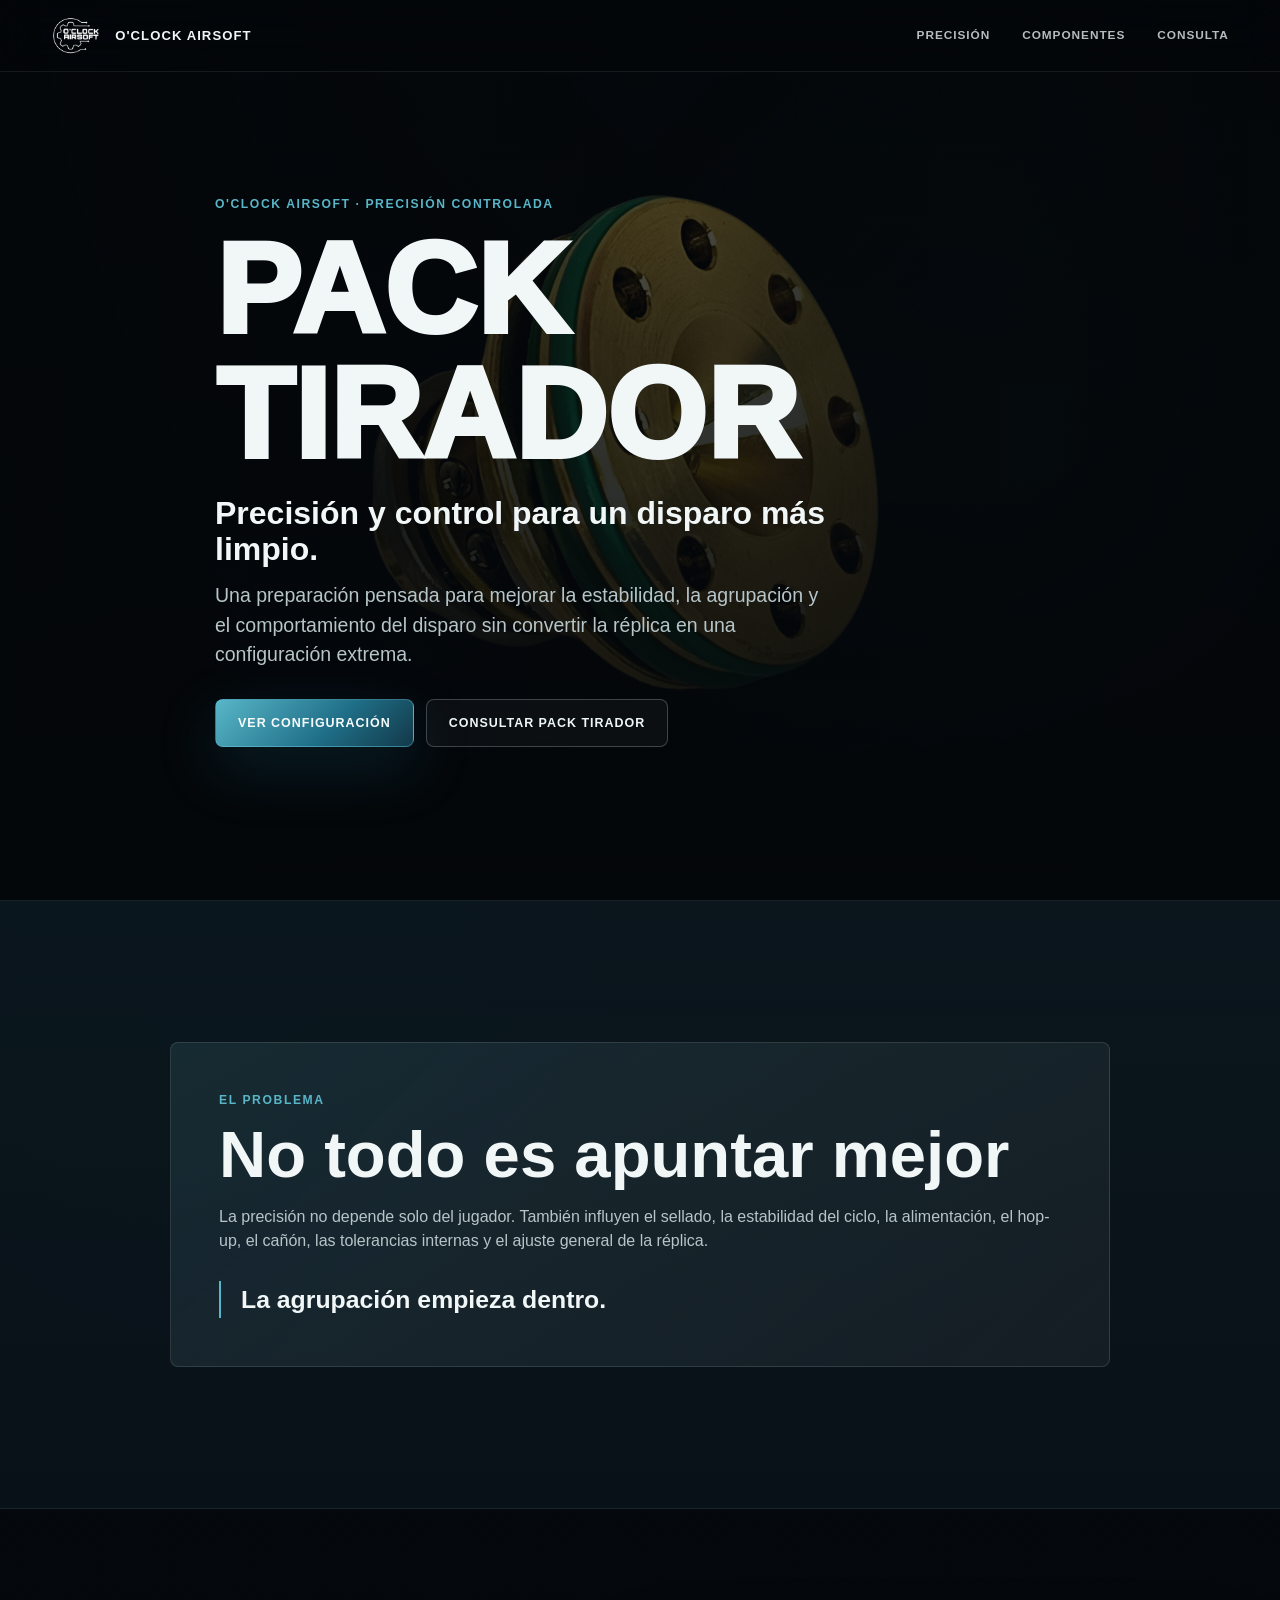
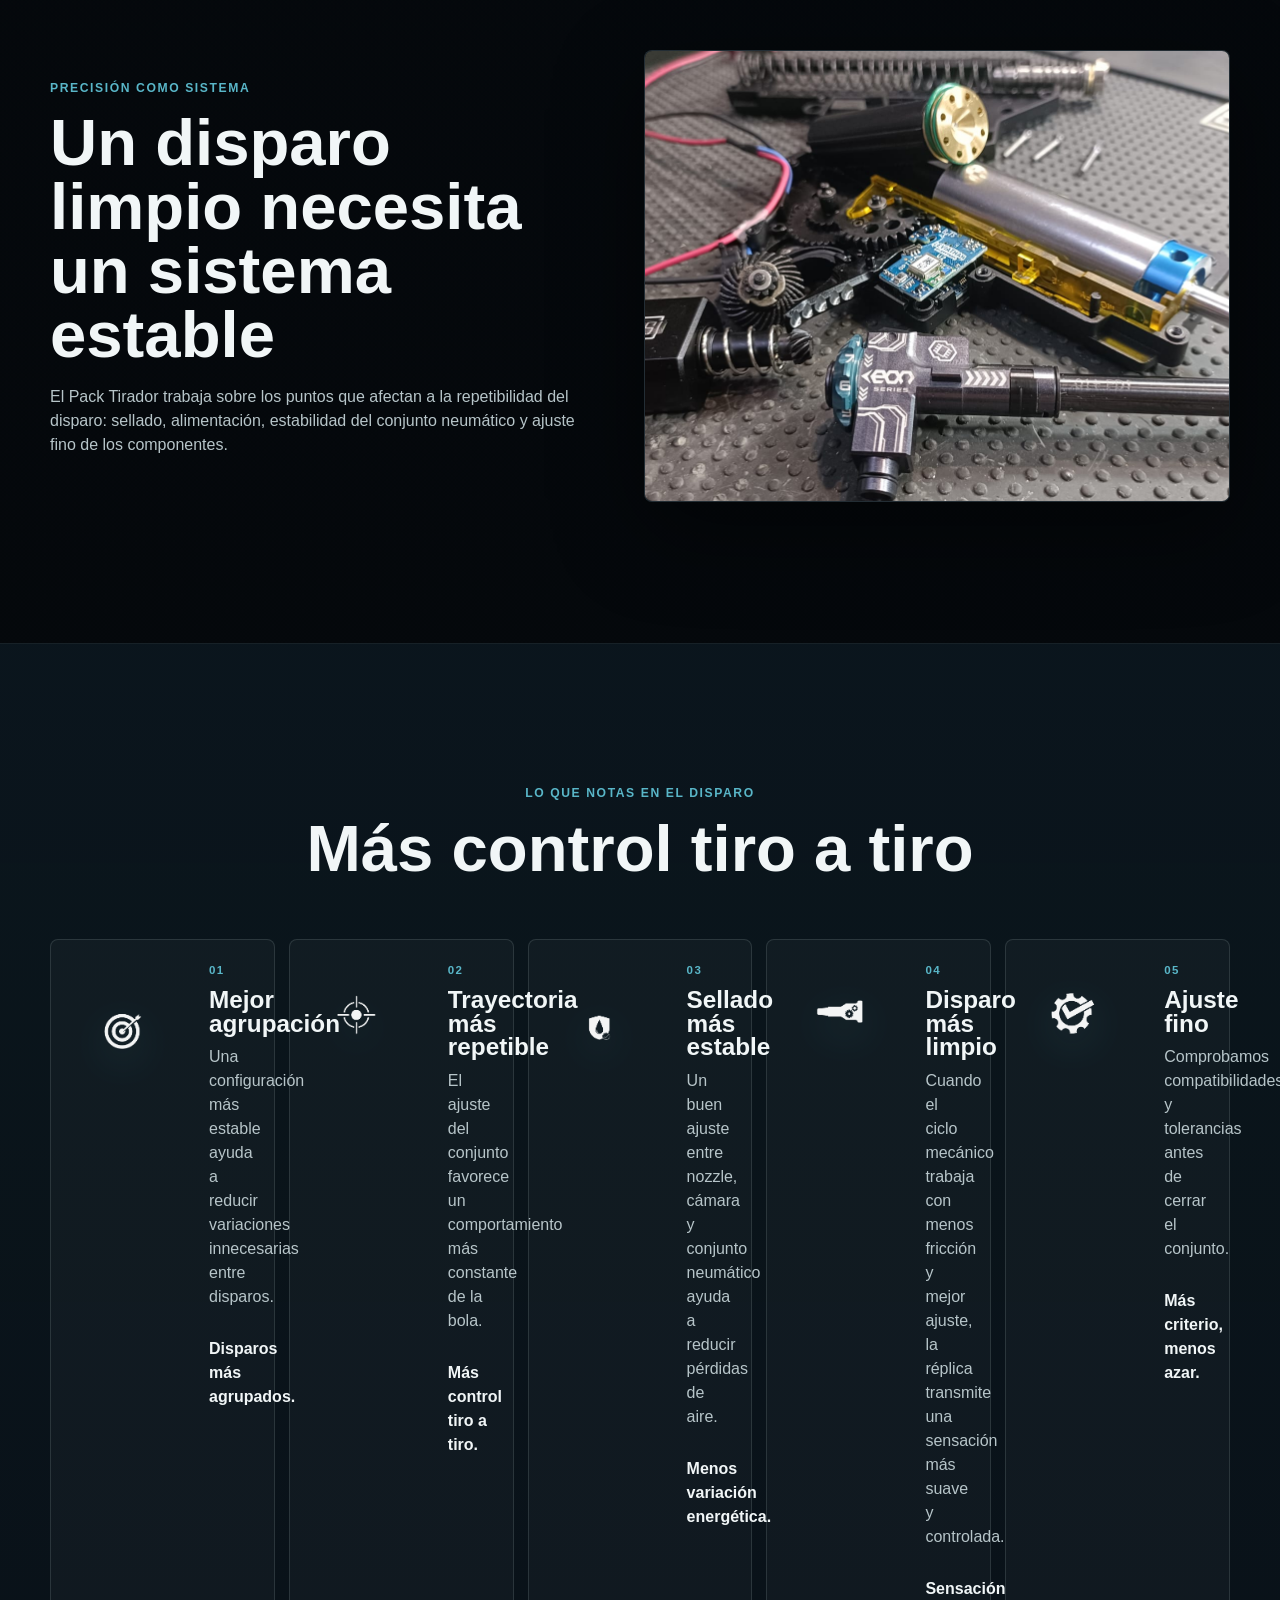
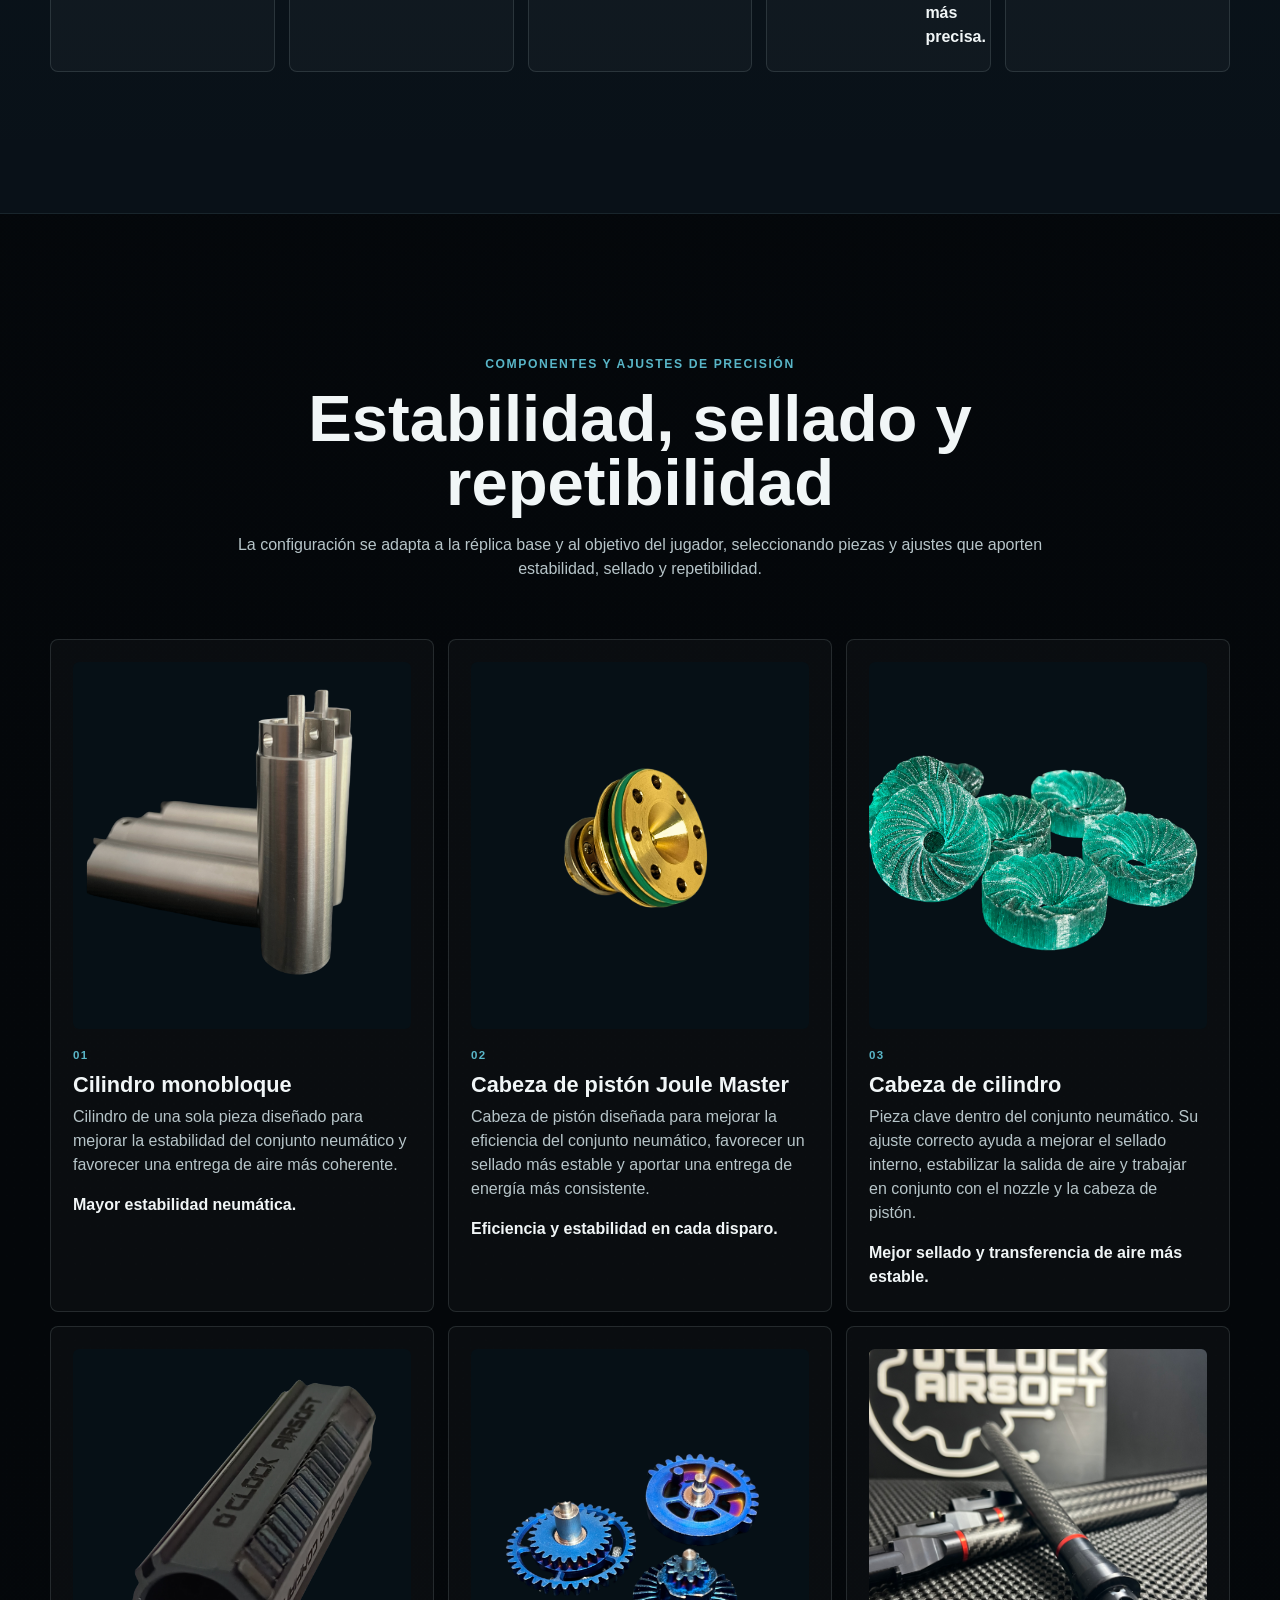
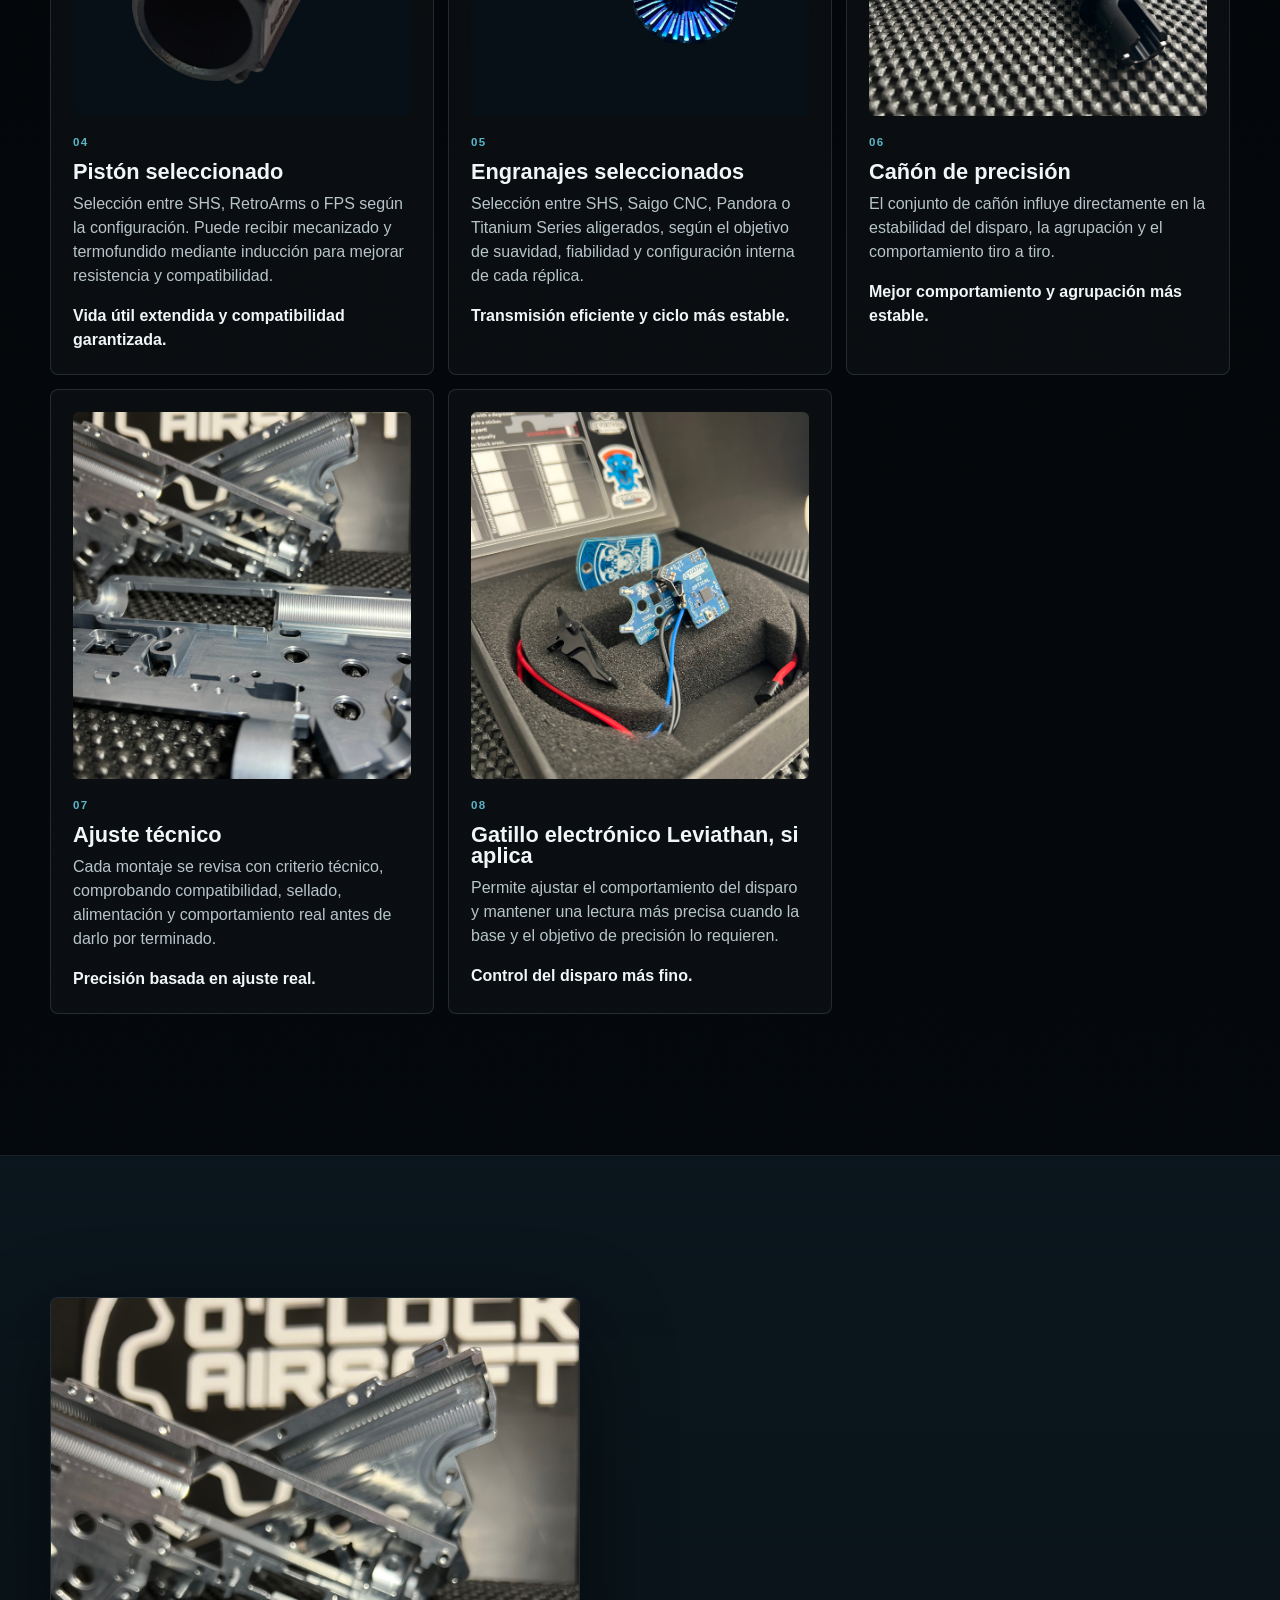
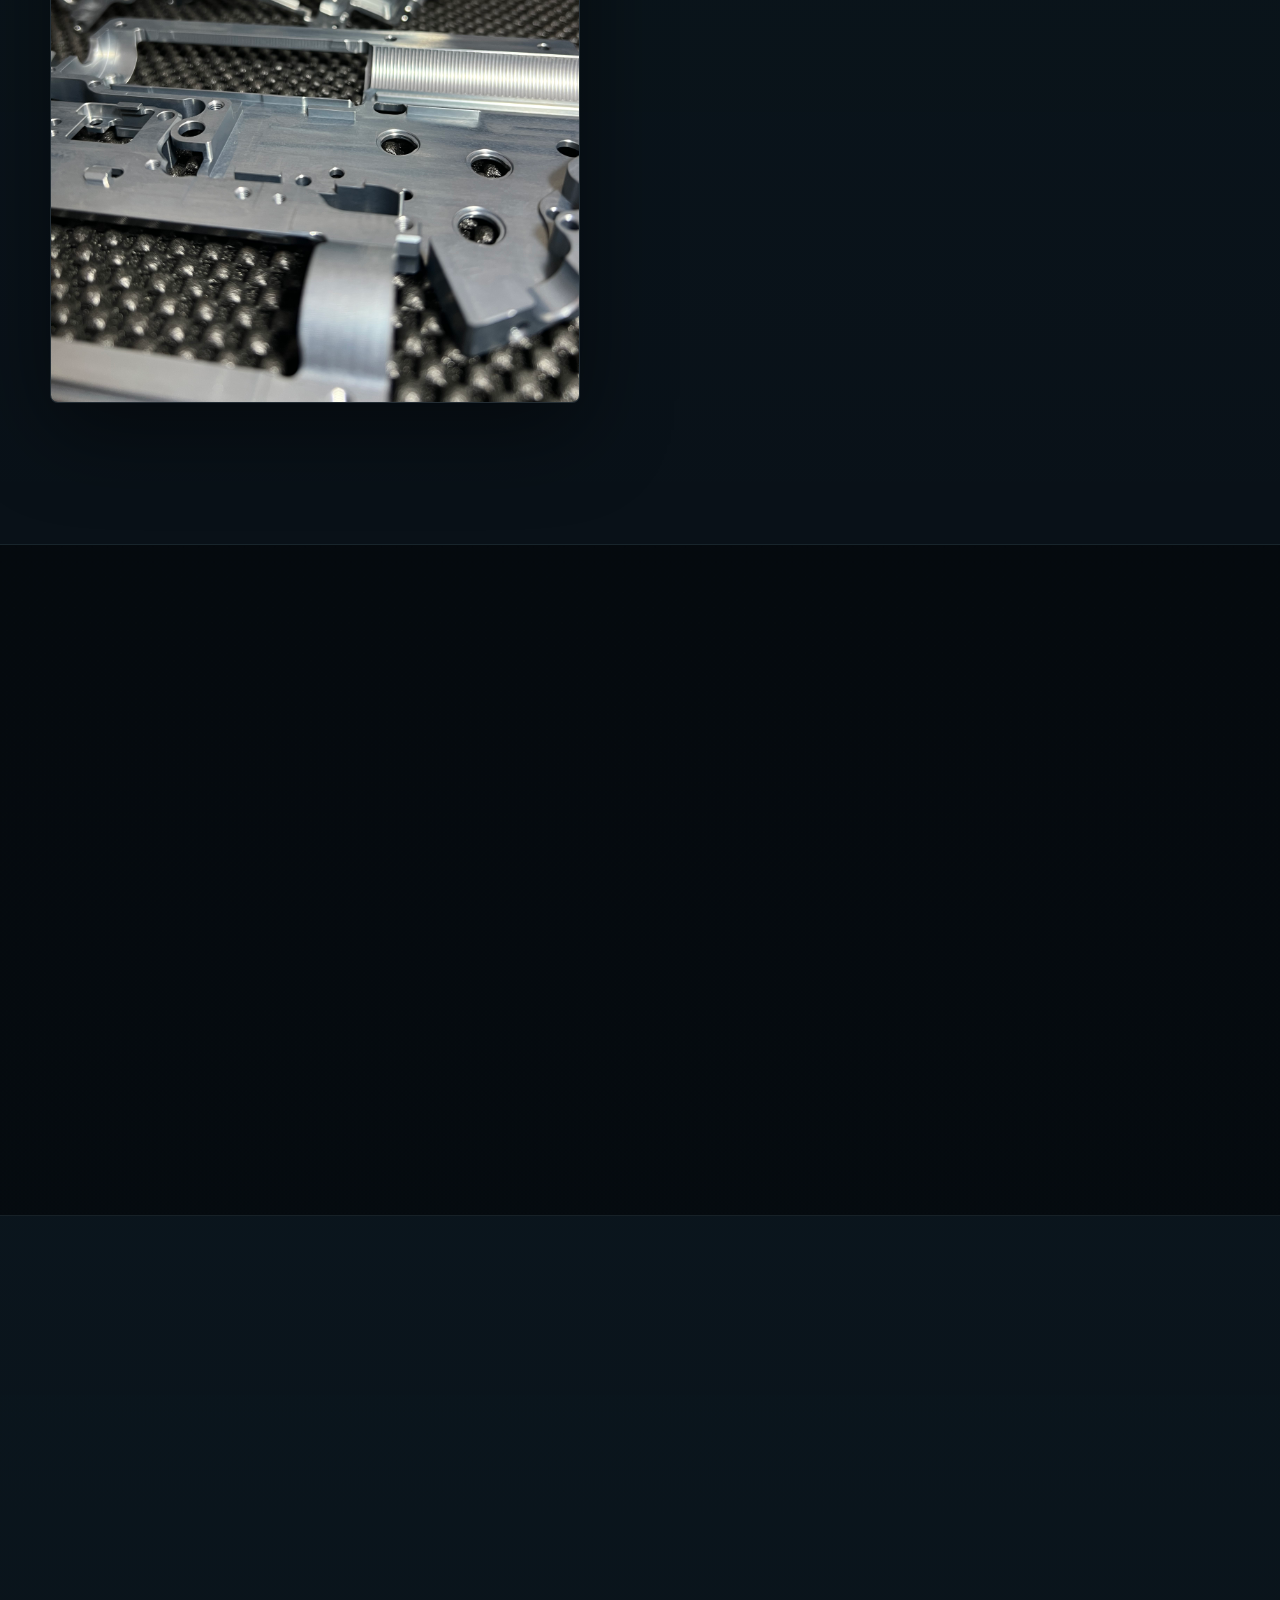
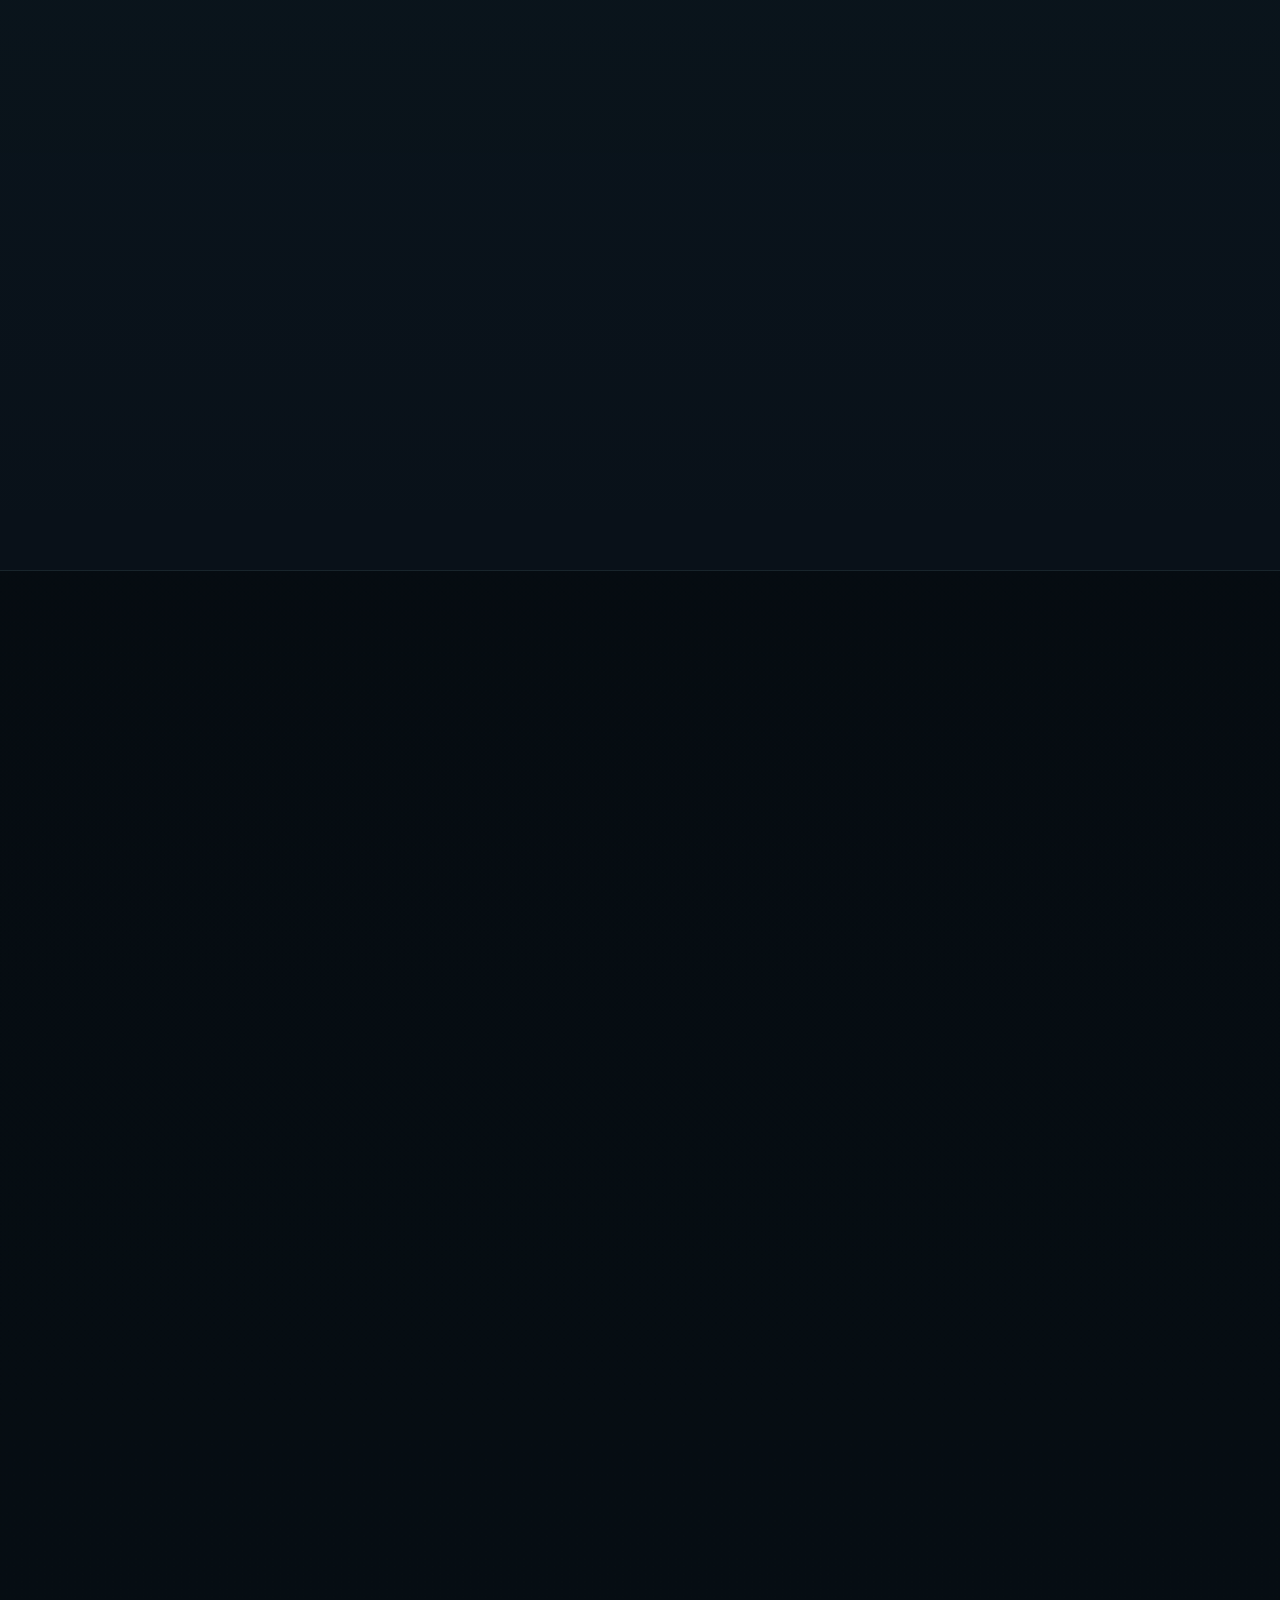
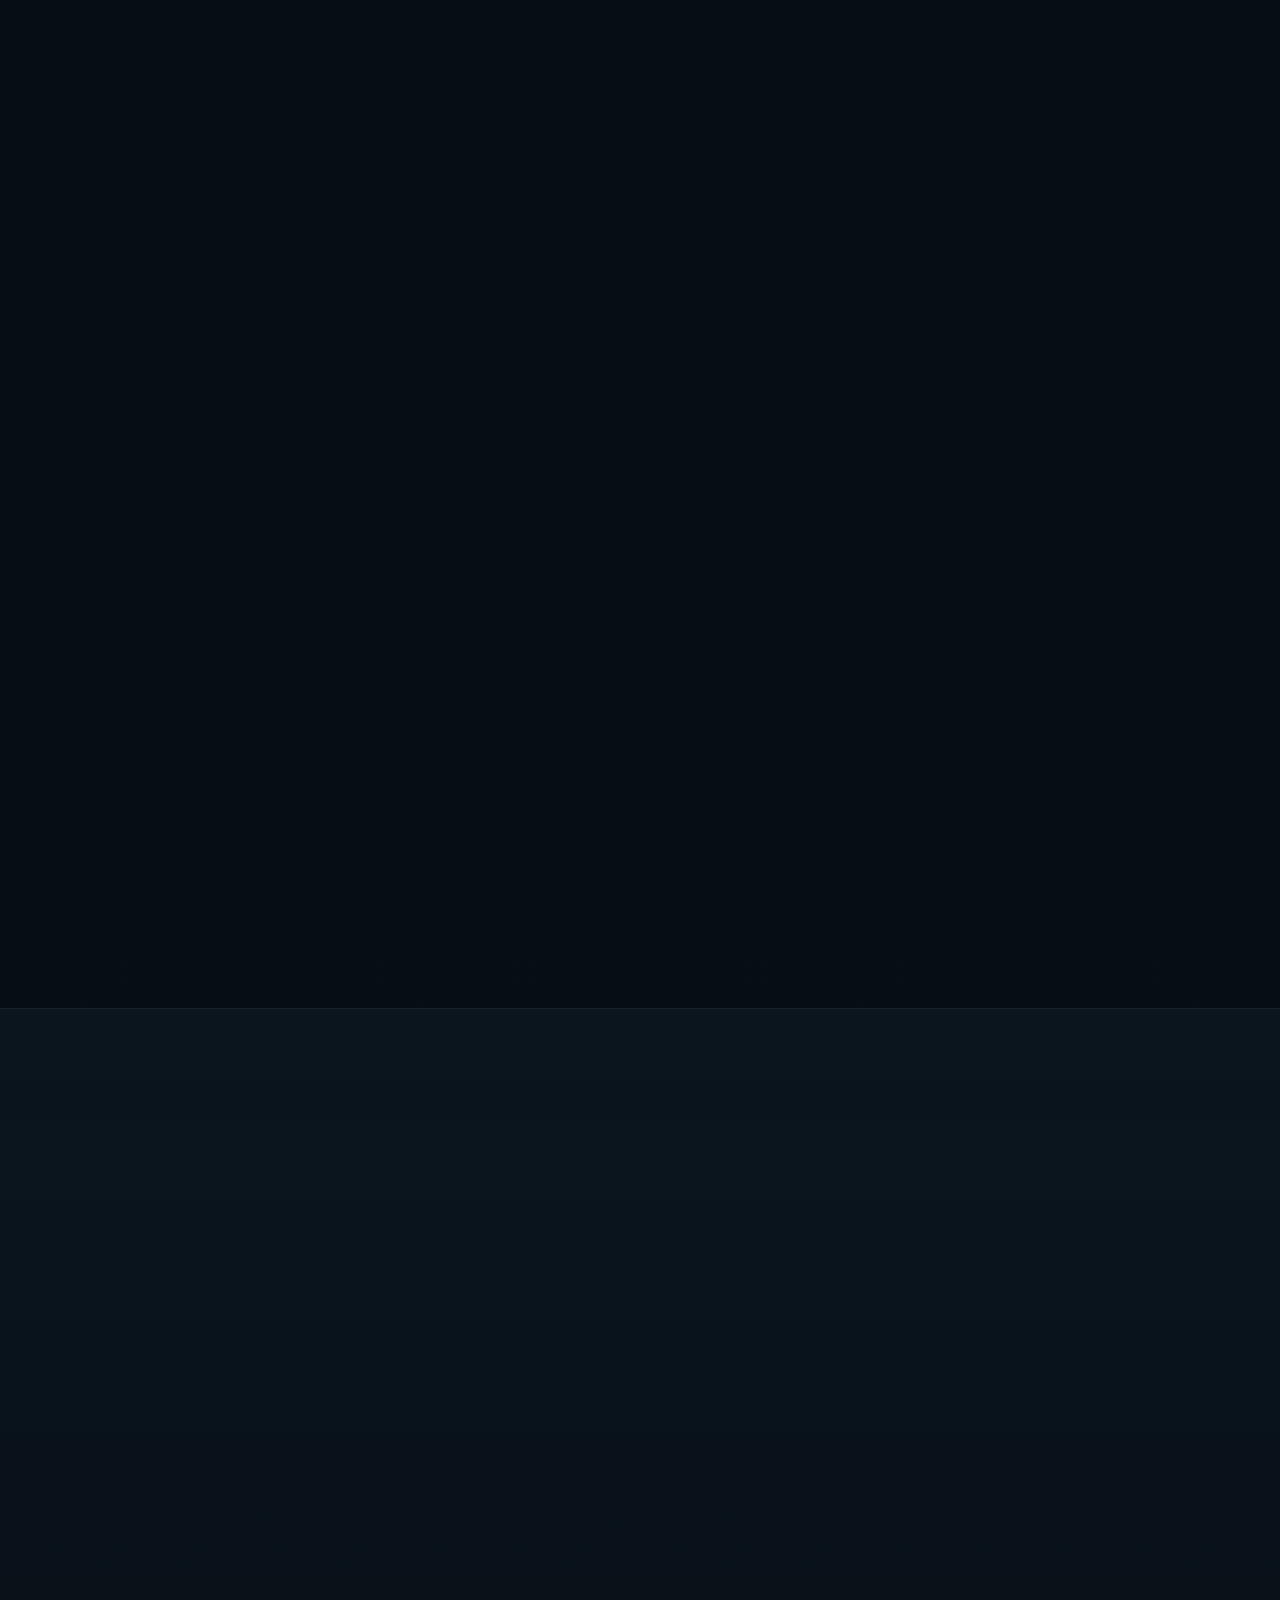
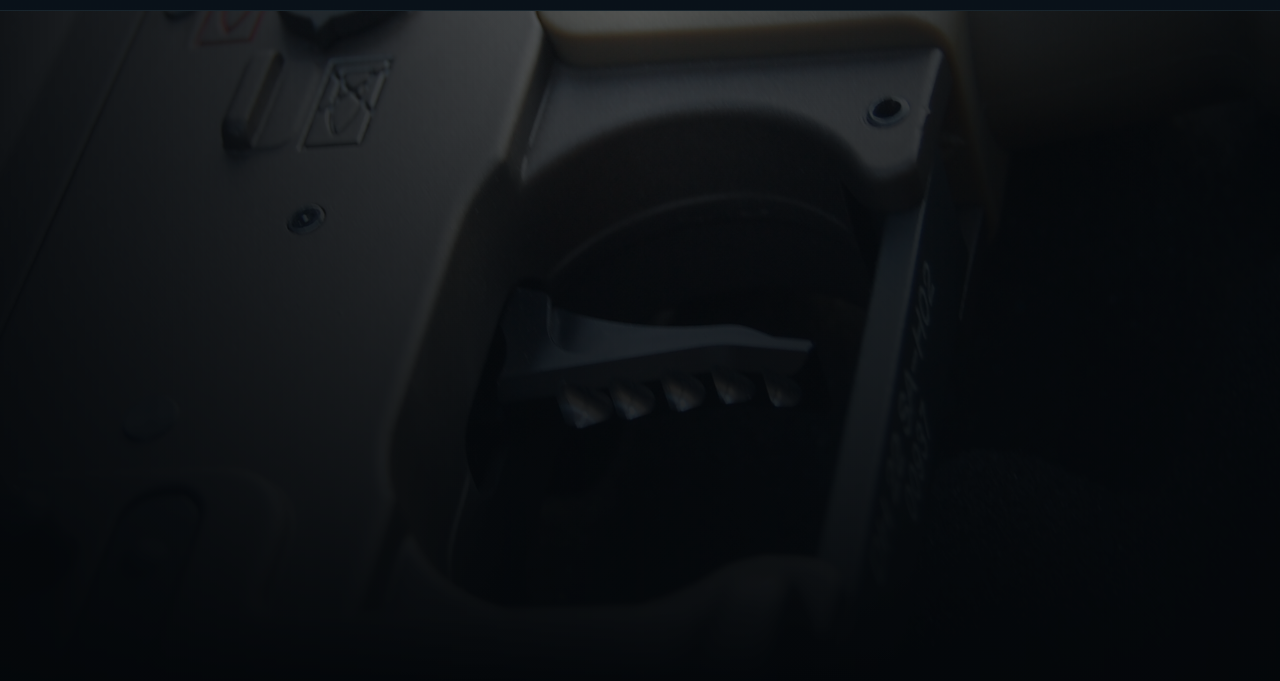
<file: index.html>
<!DOCTYPE html>
<html lang="es">
<head>
  <meta charset="UTF-8">
  <meta name="viewport" content="width=device-width, initial-scale=1.0">
  <meta name="description" content="Landing del Pack Tirador de O'Clock Airsoft: precisión, agrupación, disparo limpio y ajuste fino.">
  <title>O'Clock Airsoft | Pack Tirador</title>
  <link rel="stylesheet" href="style.css">
</head>
<body>
  <header class="site-header" aria-label="Navegación principal">
    <a class="site-header__brand" href="#inicio" aria-label="O'Clock Airsoft">
      <img src="images/oclock-logo-blanco.png" alt="Logotipo de O'Clock Airsoft">
      <span>O'Clock Airsoft</span>
    </a>
    <nav class="site-header__nav" aria-label="Secciones">
      <a href="#precision">Precisión</a>
      <a href="#componentes">Componentes</a>
      <a href="#consulta" data-open-consult>Consulta</a>
    </nav>
  </header>

  <main id="inicio">
    <!-- HERO PRINCIPAL -->
    <section class="hero" aria-labelledby="hero-title">
      <div class="hero__bg" aria-hidden="true">
        <img src="images/hero-pack.png" alt="">
      </div>
      <div class="hero__content page-shell">
        <div class="hero__copy">
          <p class="eyebrow reveal">O'Clock Airsoft · Precisión controlada</p>
          <h1 id="hero-title" class="hero__title reveal">Pack Tirador</h1>
          <p class="hero__subtitle reveal">Precisión y control para un disparo más limpio.</p>
          <p class="hero__text reveal">
            Una preparación pensada para mejorar la estabilidad, la agrupación y el comportamiento del disparo sin convertir la réplica en una configuración extrema.
          </p>
          <div class="hero__actions reveal">
            <a class="button button--primary" href="#precision">Ver configuración</a>
            <a class="button button--secondary" href="#consulta" data-open-consult>Consultar Pack Tirador</a>
          </div>
        </div>
      </div>
    </section>
    <!-- FIN HERO PRINCIPAL -->

    <!-- BLOQUE DE PROBLEMA -->
    <section class="problem section-pad section-raised" aria-labelledby="problem-title">
      <div class="problem__inner page-shell reveal">
        <p class="section-kicker">El problema</p>
        <h2 id="problem-title">No todo es apuntar mejor</h2>
        <p>
          La precisión no depende solo del jugador. También influyen el sellado, la estabilidad del ciclo, la alimentación, el hop-up, el cañón, las tolerancias internas y el ajuste general de la réplica.
        </p>
        <blockquote>La agrupación empieza dentro.</blockquote>
      </div>
    </section>
    <!-- FIN BLOQUE DE PROBLEMA -->

    <!-- PRECISIÓN COMO SISTEMA -->
    <section id="precision" class="system section-pad" aria-labelledby="system-title">
      <div class="system__inner page-shell">
        <div class="system__copy reveal">
          <p class="section-kicker">Precisión como sistema</p>
          <h2 id="system-title">Un disparo limpio necesita un sistema estable</h2>
          <p>
            El Pack Tirador trabaja sobre los puntos que afectan a la repetibilidad del disparo: sellado, alimentación, estabilidad del conjunto neumático y ajuste fino de los componentes.
          </p>
        </div>
        <div class="system__media image-panel reveal">
          <img src="images/concept-system.jpg" alt="Sistema técnico orientado a precisión y repetibilidad">
        </div>
      </div>
    </section>
    <!-- FIN PRECISIÓN COMO SISTEMA -->

    <!-- LO QUE NOTAS EN EL DISPARO -->
    <section class="benefits section-pad section-raised" aria-labelledby="benefits-title">
      <div class="page-shell">
        <div class="section-heading reveal">
          <p class="section-kicker">Lo que notas en el disparo</p>
          <h2 id="benefits-title">Más control tiro a tiro</h2>
        </div>
        <div class="benefit-grid">
          <article class="benefit-card reveal"><img class="vector-icon" src="images/Diana.png" alt="" aria-hidden="true"><span>01</span><h3>Mejor agrupación</h3><p>Una configuración más estable ayuda a reducir variaciones innecesarias entre disparos.</p><strong>Disparos más agrupados.</strong></article>
          <article class="benefit-card reveal"><img class="vector-icon" src="images/Cañon.png" alt="" aria-hidden="true"><span>02</span><h3>Trayectoria más repetible</h3><p>El ajuste del conjunto favorece un comportamiento más constante de la bola.</p><strong>Más control tiro a tiro.</strong></article>
          <article class="benefit-card reveal"><img class="vector-icon" src="images/Sellado.png" alt="" aria-hidden="true"><span>03</span><h3>Sellado más estable</h3><p>Un buen ajuste entre nozzle, cámara y conjunto neumático ayuda a reducir pérdidas de aire.</p><strong>Menos variación energética.</strong></article>
          <article class="benefit-card reveal"><img class="vector-icon" src="images/Transmision.png" alt="" aria-hidden="true"><span>04</span><h3>Disparo más limpio</h3><p>Cuando el ciclo mecánico trabaja con menos fricción y mejor ajuste, la réplica transmite una sensación más suave y controlada.</p><strong>Sensación más precisa.</strong></article>
          <article class="benefit-card reveal"><img class="vector-icon" src="images/Ajuste tecnico.png" alt="" aria-hidden="true"><span>05</span><h3>Ajuste fino</h3><p>Comprobamos compatibilidades y tolerancias antes de cerrar el conjunto.</p><strong>Más criterio, menos azar.</strong></article>
        </div>
      </div>
    </section>
    <!-- FIN LO QUE NOTAS EN EL DISPARO -->

    <!-- COMPONENTES Y AJUSTES -->
    <section id="componentes" class="components section-pad" aria-labelledby="components-title">
      <div class="page-shell">
        <div class="section-heading reveal">
          <p class="section-kicker">Componentes y ajustes de precisión</p>
          <h2 id="components-title">Estabilidad, sellado y repetibilidad</h2>
          <p>La configuración se adapta a la réplica base y al objetivo del jugador, seleccionando piezas y ajustes que aporten estabilidad, sellado y repetibilidad.</p>
        </div>
        <div class="component-list">
          <article class="component-item reveal"><img src="images/cilindro-monobloque.png" alt="Cilindro monobloque para Pack Tirador"><div><span>01</span><h3>Cilindro monobloque</h3><p>Cilindro de una sola pieza diseñado para mejorar la estabilidad del conjunto neumático y favorecer una entrega de aire más coherente.</p><strong>Mayor estabilidad neumática.</strong></div></article>
          <article class="component-item reveal"><img src="images/component-piston-head.png" alt="Cabeza de pistón Joule Master para Pack Tirador"><div><span>02</span><h3>Cabeza de pistón Joule Master</h3><p>Cabeza de pistón diseñada para mejorar la eficiencia del conjunto neumático, favorecer un sellado más estable y aportar una entrega de energía más consistente.</p><strong>Eficiencia y estabilidad en cada disparo.</strong></div></article>
          <article class="component-item reveal"><img src="images/component-cylinder-head.png" alt="Cabeza de cilindro para Pack Tirador"><div><span>03</span><h3>Cabeza de cilindro</h3><p>Pieza clave dentro del conjunto neumático. Su ajuste correcto ayuda a mejorar el sellado interno, estabilizar la salida de aire y trabajar en conjunto con el nozzle y la cabeza de pistón.</p><strong>Mejor sellado y transferencia de aire más estable.</strong></div></article>
          <article class="component-item reveal"><img src="images/component-piston.png" alt="Pistón seleccionado para Pack Tirador"><div><span>04</span><h3>Pistón seleccionado</h3><p>Selección entre SHS, RetroArms o FPS según la configuración. Puede recibir mecanizado y termofundido mediante inducción para mejorar resistencia y compatibilidad.</p><strong>Vida útil extendida y compatibilidad garantizada.</strong></div></article>
          <article class="component-item reveal"><img src="images/engranajes-seleccionados.png" alt="Engranajes seleccionados para Pack Tirador"><div><span>05</span><h3>Engranajes seleccionados</h3><p>Selección entre SHS, Saigo CNC, Pandora o Titanium Series aligerados, según el objetivo de suavidad, fiabilidad y configuración interna de cada réplica.</p><strong>Transmisión eficiente y ciclo más estable.</strong></div></article>
          <article class="component-item reveal"><img src="images/cañon.jpeg" alt="Cañón de precisión para Pack Tirador"><div><span>06</span><h3>Cañón de precisión</h3><p>El conjunto de cañón influye directamente en la estabilidad del disparo, la agrupación y el comportamiento tiro a tiro.</p><strong>Mejor comportamiento y agrupación más estable.</strong></div></article>
          <article class="component-item reveal"><img src="images/Gearbox.jpeg" alt="Ajuste técnico para Pack Tirador"><div><span>07</span><h3>Ajuste técnico</h3><p>Cada montaje se revisa con criterio técnico, comprobando compatibilidad, sellado, alimentación y comportamiento real antes de darlo por terminado.</p><strong>Precisión basada en ajuste real.</strong></div></article>
          <article class="component-item reveal"><img src="images/gatillo-leviathan.jpeg" alt="Gatillo electrónico Leviathan para Pack Tirador"><div><span>08</span><h3>Gatillo electrónico Leviathan, si aplica</h3><p>Permite ajustar el comportamiento del disparo y mantener una lectura más precisa cuando la base y el objetivo de precisión lo requieren.</p><strong>Control del disparo más fino.</strong></div></article>
        </div>
      </div>
    </section>
    <!-- FIN COMPONENTES Y AJUSTES -->

    <!-- AJUSTE FINO DE TALLER -->
    <section class="workshop section-pad section-raised" aria-labelledby="workshop-title">
      <div class="workshop__inner page-shell">
        <div class="workshop__media image-panel reveal">
          <img src="images/Gearbox.jpeg" alt="Ajuste fino de taller para Pack Tirador">
        </div>
        <div class="workshop__copy reveal">
          <p class="section-kicker">Ajuste fino de taller</p>
          <h2 id="workshop-title">Medir, ajustar y comprobar</h2>
          <p>
            Una preparación orientada a precisión necesita revisar tolerancias, compatibilidad y comportamiento real. No basta con montar piezas de catálogo: hay que comprobar cómo trabaja el conjunto.
          </p>
          <div class="check-grid">
            <span><img class="vector-icon" src="images/Sellado.png" alt="" aria-hidden="true">Sellado</span><span><img class="vector-icon" src="images/Alimentacion.png" alt="" aria-hidden="true">Alimentación</span><span><img class="vector-icon" src="images/Hop UP Vector.png" alt="" aria-hidden="true">Hop-up</span><span><img class="vector-icon" src="images/Cañon.png" alt="" aria-hidden="true">Cañón</span><span><img class="vector-icon" src="images/compresion.png" alt="" aria-hidden="true">Compresión</span><span><img class="vector-icon" src="images/Prueba final.png" alt="" aria-hidden="true">Prueba final</span>
          </div>
        </div>
      </div>
    </section>
    <!-- FIN AJUSTE FINO DE TALLER -->

    <!-- FILOSOFÍA -->
    <section class="philosophy section-pad" aria-labelledby="philosophy-title">
      <div class="philosophy__inner page-shell reveal">
        <p class="section-kicker">Filosofía del pack</p>
        <h2 id="philosophy-title">Precisión sin convertir la réplica en DMR</h2>
        <p>El Pack Tirador está pensado para jugadores que quieren mejorar el comportamiento del disparo, la agrupación y la estabilidad sin pasar a una configuración extrema de largo alcance.</p>
        <blockquote>No se trata de disparar más fuerte. Se trata de disparar mejor.</blockquote>
      </div>
    </section>
    <!-- FIN FILOSOFÍA -->

    <!-- COMPATIBILIDAD Y USO -->
    <section class="fit section-pad section-raised" aria-labelledby="fit-title">
      <div class="page-shell">
        <div class="section-heading reveal">
          <p class="section-kicker">Compatibilidad y uso recomendado</p>
          <h2 id="fit-title">Pensado para jugadores que buscan control</h2>
        </div>
        <div class="fit-grid">
          <article class="fit-card reveal"><img class="vector-icon" src="images/Diana.png" alt="" aria-hidden="true"><h3>Ideal para</h3><p>Usuarios que quieren una réplica más precisa, estable y limpia en el disparo.</p></article>
          <article class="fit-card reveal"><img class="vector-icon" src="images/Cañon.png" alt="" aria-hidden="true"><h3>Uso recomendado</h3><p>Fusilero preciso, tirador de apoyo ligero y configuraciones orientadas a agrupación.</p></article>
          <article class="fit-card reveal"><img class="vector-icon" src="images/Compatibilidad.png" alt="" aria-hidden="true"><h3>Compatible con</h3><p>Plataformas AEG compatibles, revisando base, cámara, cañón, gearbox y configuración interna.</p></article>
          <article class="fit-card reveal"><img class="vector-icon" src="images/Ajuste tecnico.png" alt="" aria-hidden="true"><h3>Instalación</h3><p>Recomendable instalación técnica para asegurar compatibilidad, ajuste y funcionamiento correcto.</p></article>
          <article class="fit-card reveal"><img class="vector-icon" src="images/Prueba final.png" alt="" aria-hidden="true"><h3>Notas</h3><p>La configuración final puede variar según la réplica base, el uso previsto y el objetivo de precisión.</p></article>
        </div>
      </div>
    </section>
    <!-- FIN COMPATIBILIDAD Y USO -->

    <!-- FICHA PRÁCTICA -->
    <section class="specs section-pad" aria-labelledby="specs-title">
      <div class="page-shell">
        <div class="section-heading reveal">
          <p class="section-kicker">Ficha práctica</p>
          <h2 id="specs-title">Información práctica para decidir</h2>
        </div>
        <div class="spec-grid">
          <article class="spec-card reveal"><h3>Para quién es</h3><p>Jugadores que buscan mejorar precisión, agrupación y estabilidad sin irse a una configuración DMR.</p></article>
          <article class="spec-card reveal"><h3>Qué se revisa</h3><p>Sellado, cámara, cañón, alimentación, compresión y compatibilidad interna.</p></article>
          <article class="spec-card reveal"><h3>Qué puede incluir</h3><p>Componentes seleccionados según la base de la réplica y el objetivo de precisión.</p></article>
          <article class="spec-card reveal"><h3>Qué no promete</h3><p>No es una simple subida de potencia ni garantiza resultados sin una base compatible.</p></article>
          <article class="spec-card reveal"><h3>Instalación</h3><p>Recomendable por taller especializado.</p></article>
          <article class="spec-card reveal"><h3>Antes de comprar</h3><p>Consulta compatibilidad para evitar montar piezas que no trabajen bien juntas o elegir una plataforma equivocada.</p></article>
        </div>
      </div>
    </section>
    <!-- FIN FICHA PRÁCTICA -->

    <!-- CONTACTO DIRECTO -->
    <section class="direct-contact section-pad" aria-label="Contacto directo">
      <div class="page-shell">
        <aside class="contact-card reveal" aria-label="Contacto directo">
          <p class="section-kicker">Contacto directo</p>
          <h3>Te ayudamos a decidir antes de comprar</h3>
          <p>Envíanos tu réplica, el uso que le das y qué quieres mejorar. Mejor consultar primero que montar piezas que no trabajen bien juntas.</p>
          <div class="contact-card__actions">
            <a class="button button--primary" href="#consulta" data-open-consult>Consultar mi réplica</a>
            <a class="button button--secondary" href="https://wa.me/34XXXXXXXXX">WhatsApp</a>
          </div>
        </aside>
      </div>
    </section>
    <!-- FIN CONTACTO DIRECTO -->

    <!-- FORMULARIO -->
    <section id="consulta" class="consult section-pad" aria-labelledby="consult-title">
      <div class="consult__inner page-shell">
        <div class="consult__copy reveal">
          <p class="section-kicker">Consulta técnica</p>
          <h2 id="consult-title">Cuéntanos qué réplica quieres preparar</h2>
          <p>Cuéntanos qué réplica tienes, qué uso le das y qué comportamiento buscas. Revisaremos tu caso antes de recomendar una configuración.</p>
        </div>
        <form class="consult-form reveal" action="https://formspree.io/f/xnjrakep" method="POST">
          <input type="hidden" name="_subject" value="Nueva consulta Pack Tirador - O’Clock Airsoft">
          <input type="hidden" name="pack" value="Pack Tirador">
          <input type="hidden" name="_next" value="gracias.html">
          <label>Nombre<input type="text" name="nombre" autocomplete="name" required></label>
          <label>Email<input type="email" name="email" autocomplete="email" required></label>
          <label>WhatsApp<input type="tel" name="whatsapp" autocomplete="tel"></label>
          <label>Réplica base<input type="text" name="replica"></label>
          <label class="consult-form__wide">Mensaje<textarea name="mensaje" rows="5" required></textarea></label>
          <button class="button button--primary" type="submit">Enviar consulta</button>
        </form>
      </div>
    </section>
    <!-- FIN FORMULARIO -->

<!-- COMPARATIVA -->
    <section id="otros-packs" class="compare section-pad section-raised" aria-labelledby="compare-title">
      <div class="page-shell">
        <div class="section-heading reveal">
          <p class="section-kicker">Comparativa con otros packs</p>
          <h2 id="compare-title">¿Es este tu pack?</h2>
          <p>Cada pack responde a una forma distinta de jugar.</p>
        </div>
        <div class="compare-grid">
          <a class="compare-card reveal" href="https://pedropcg-ops.github.io/O-Clock-Airsoft-Pack-Fusilero/"><span>Pack Fusilero</span><strong>Equilibrio general, consistencia y fiabilidad.</strong></a>
          <a class="compare-card reveal" href="https://pedropcg-ops.github.io/O-Clock-Airsoft-Pack-Asalto-/"><span>Pack Asalto</span><strong>Respuesta inmediata y control en juego dinámico.</strong></a>
          <a class="compare-card compare-card--active reveal" href="https://pedropcg-ops.github.io/O-Clock-Airsoft-Pack-Tirador/"><span>Pack Tirador</span><strong>Precisión, agrupación y disparo limpio.</strong></a>
          <a class="compare-card reveal" href="https://pedropcg-ops.github.io/O-Clock-Airsoft-Pack-DMR/"><span>Pack DMR</span><strong>Bola pesada, largo alcance y consistencia.</strong></a>
        </div>
      </div>
    </section>
    <!-- FIN COMPARATIVA -->

    <!-- CTA FINAL -->
    <section class="final-cta" aria-labelledby="final-title">
      <div class="final-cta__bg" aria-hidden="true">
        <img src="images/final-cta-bg.JPG" alt="">
      </div>
      <div class="final-cta__content page-shell reveal">
        <p class="section-kicker">O'Clock Airsoft</p>
        <h2 id="final-title">Haz que cada disparo cuente</h2>
        <p>Cuéntanos tu réplica y el comportamiento que buscas. Te ayudamos a plantear una preparación con criterio.</p>
        <div class="final-cta__actions">
          <a class="button button--primary" href="#consulta" data-open-consult>Consultar Pack Tirador</a>
          <a class="button button--secondary" href="#otros-packs">Ver otros packs</a>
        </div>
      </div>
    </section>
    <!-- FIN CTA FINAL -->
  </main>
  <!-- POP-UP DE CONSULTA -->
  <div class="consult-modal" id="consult-modal" aria-hidden="true">
    <div class="consult-modal__backdrop" data-close-consult></div>
    <section class="consult-modal__dialog" role="dialog" aria-modal="true" aria-labelledby="modal-consult-title">
      <button class="consult-modal__close" type="button" data-close-consult aria-label="Cerrar consulta">&times;</button>
      <p class="section-kicker">Consulta técnica</p>
      <h2 id="modal-consult-title">Consultar Pack Tirador</h2>
      <p>Déjanos tu réplica y el comportamiento que buscas. Revisaremos compatibilidad antes de recomendar una configuración.</p>
      <form class="consult-form consult-form--modal" action="https://formspree.io/f/xnjrakep" method="POST">
        <input type="hidden" name="_subject" value="Nueva consulta Pack Tirador - O’Clock Airsoft">
        <input type="hidden" name="_next" value="gracias.html">
        <input type="hidden" name="pack" value="Pack Tirador">
        <label>Nombre<input type="text" name="nombre" autocomplete="name" required></label>
        <label>Email<input type="email" name="email" autocomplete="email" required></label>
        <label>WhatsApp<input type="tel" name="whatsapp" autocomplete="tel"></label>
        <label>Réplica base<input type="text" name="replica"></label>
        <label class="consult-form__wide">Mensaje<textarea name="mensaje" rows="5" required></textarea></label>
        <button class="button button--primary" type="submit">Enviar consulta</button>
      </form>
    </section>
  </div>
  <!-- FIN POP-UP DE CONSULTA -->

  <script src="script.js"></script>
</body>
</html>
</file>
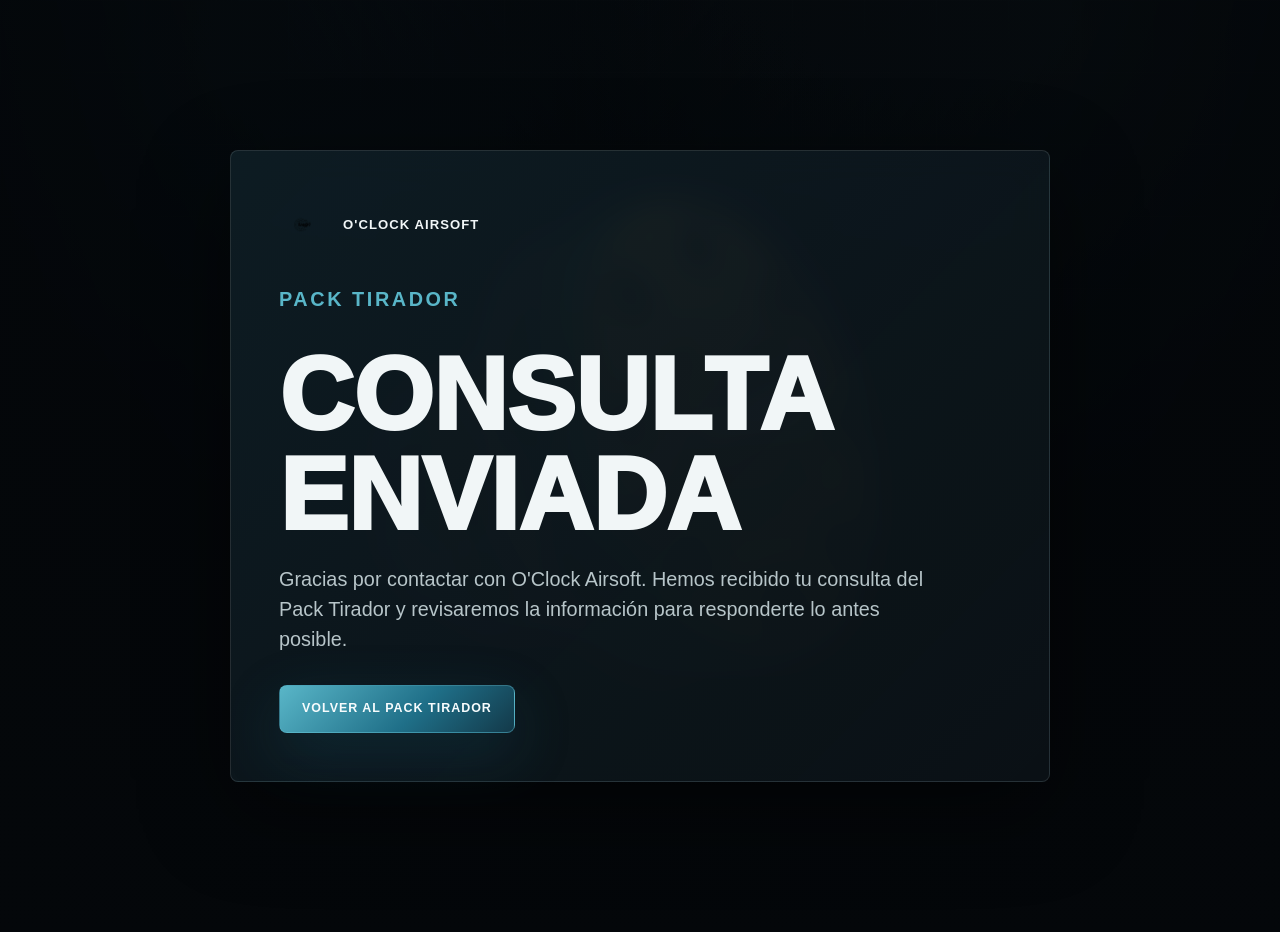
<file: gracias.html>
<!DOCTYPE html>
<html lang="es">
<head>
  <meta charset="UTF-8">
  <meta name="viewport" content="width=device-width, initial-scale=1.0">
  <meta name="description" content="Consulta enviada a O'Clock Airsoft para Pack Tirador.">
  <title>O'Clock Airsoft | Consulta enviada</title>
  <link rel="stylesheet" href="style.css">
</head>
<body class="thanks-page">
  <main class="thanks" aria-labelledby="thanks-title">
    <div class="thanks__bg" aria-hidden="true">
      <img src="images/hero-pack.png" alt="">
    </div>
    <section class="thanks__content page-shell reveal">
      <a class="thanks__brand" href="index.html" aria-label="Volver a O'Clock Airsoft Pack Tirador">
        <img src="images/oclock-logo.png" alt="Logotipo de O'Clock Airsoft">
        <span>O'Clock Airsoft</span>
      </a>
      <p class="section-kicker">Pack Tirador</p>
      <h1 id="thanks-title">Consulta enviada</h1>
      <p>
        Gracias por contactar con O'Clock Airsoft. Hemos recibido tu consulta del Pack Tirador y revisaremos la información para responderte lo antes posible.
      </p>
      <a class="button button--primary" href="index.html">Volver al Pack Tirador</a>
    </section>
  </main>

  <script src="script.js"></script>
</body>
</html>
</file>
<file: style.css>
:root {
  --bg: #04070a;
  --bg-elevated: #081018;
  --panel: #0f1720;
  --panel-soft: #14212b;
  --text: #f1f6f7;
  --muted: #b7c5c9;
  --soft: #738991;
  --line: rgba(215, 236, 240, 0.13);
  --line-strong: rgba(215, 236, 240, 0.24);
  --accent: #1f6f88;
  --accent-strong: #59b6c8;
  --steel: #778891;
  --shadow: 0 28px 90px rgba(0, 0, 0, 0.48);
  --radius: 8px;
  --container: 1180px;
  --header-height: 72px;
}

* { box-sizing: border-box; }
html { scroll-behavior: smooth; }

body {
  margin: 0;
  color: var(--text);
  font-family: Inter, Arial, sans-serif;
  line-height: 1.5;
  background:
    radial-gradient(circle at 82% 4%, rgba(89, 182, 200, 0.14), transparent 30rem),
    radial-gradient(circle at 18% 8%, rgba(31, 111, 136, 0.2), transparent 28rem),
    linear-gradient(180deg, #05090d 0%, var(--bg) 38%, #071017 100%);
  overflow-x: hidden;
}

body::before {
  position: fixed;
  inset: 0;
  z-index: -1;
  pointer-events: none;
  content: "";
  background-image:
    linear-gradient(rgba(255, 255, 255, 0.024) 1px, transparent 1px),
    linear-gradient(90deg, rgba(255, 255, 255, 0.017) 1px, transparent 1px);
  background-size: 72px 72px;
  mask-image: linear-gradient(to bottom, rgba(0, 0, 0, 0.9), transparent 76%);
}

img { display: block; max-width: 100%; height: auto; }
a { color: inherit; text-decoration: none; }
button, input, textarea { font: inherit; }

.page-shell {
  width: min(calc(100% - 40px), var(--container));
  margin-inline: auto;
}

.section-pad { padding: clamp(78px, 11vw, 150px) 0; }

.section-raised {
  background:
    linear-gradient(180deg, rgba(89, 182, 200, 0.04), rgba(255, 255, 255, 0.008)),
    rgba(8, 16, 24, 0.94);
  border-block: 1px solid rgba(215, 236, 240, 0.07);
}

.site-header {
  position: fixed;
  inset: 0 0 auto;
  z-index: 20;
  display: grid;
  grid-template-columns: 1fr auto;
  align-items: center;
  min-height: var(--header-height);
  padding: 0 clamp(18px, 4vw, 52px);
  background: rgba(4, 7, 10, 0.68);
  border-bottom: 1px solid rgba(255, 255, 255, 0.08);
  backdrop-filter: blur(18px);
}

.site-header__brand {
  display: inline-flex;
  align-items: center;
  gap: 12px;
  width: fit-content;
  font-size: 0.82rem;
  font-weight: 850;
  letter-spacing: 0.08em;
  text-transform: uppercase;
}

.site-header__brand img { width: 52px; height: 52px; object-fit: contain; }

.site-header__nav {
  display: flex;
  gap: clamp(14px, 3vw, 32px);
  color: rgba(241, 246, 247, 0.76);
  font-size: 0.74rem;
  font-weight: 850;
  letter-spacing: 0.08em;
  text-transform: uppercase;
}

.eyebrow, .section-kicker {
  margin: 0 0 14px;
  color: var(--accent-strong);
  font-size: 0.76rem;
  font-weight: 850;
  letter-spacing: 0.13em;
  text-transform: uppercase;
}

h1, h2, h3, p { margin-top: 0; }
h1, h2, h3 { color: var(--text); line-height: 0.98; letter-spacing: 0; }
h2 { margin-bottom: 18px; font-size: clamp(2.25rem, 5.1vw, 5.1rem); font-weight: 890; }
h3 { margin-bottom: 10px; font-size: clamp(1.08rem, 1.7vw, 1.45rem); }
p { color: var(--muted); }

.button {
  display: inline-flex;
  align-items: center;
  justify-content: center;
  min-height: 48px;
  padding: 0 22px;
  border: 1px solid var(--line-strong);
  border-radius: var(--radius);
  font-size: 0.78rem;
  font-weight: 850;
  letter-spacing: 0.08em;
  text-transform: uppercase;
  transition: transform 220ms ease, background 220ms ease, border-color 220ms ease;
}
.button:hover { transform: translateY(-2px); }
.button--primary {
  background: linear-gradient(135deg, var(--accent-strong), var(--accent) 58%, #133949);
  border-color: rgba(89, 182, 200, 0.46);
  color: #f7fcfd;
  box-shadow: 0 20px 60px rgba(31, 111, 136, 0.24);
}
.button--secondary { background: rgba(255, 255, 255, 0.035); color: #edf7f8; }

.hero {
  position: relative;
  display: grid;
  min-height: 100svh;
  align-items: center;
  padding: calc(var(--header-height) + 42px) 0 72px;
  overflow: hidden;
}

.hero__bg {
  position: absolute;
  inset: 0;
}

.hero__bg::after {
  position: absolute;
  inset: 0;
  content: "";
  background:
    linear-gradient(90deg, rgba(4, 7, 10, 0.94), rgba(4, 7, 10, 0.6), rgba(4, 7, 10, 0.9)),
    linear-gradient(180deg, rgba(4, 7, 10, 0.08), var(--bg));
}

.hero__bg img {
  width: 100%;
  height: 100%;
  object-fit: cover;
  object-position: center 45%;
  transform: scale(1.02);
}

.hero__content, .system__inner, .workshop__inner, .consult__inner {
  display: grid;
  grid-template-columns: minmax(0, 0.95fr) minmax(0, 1.05fr);
  gap: clamp(28px, 5vw, 72px);
  align-items: center;
}

.hero__content {
  position: relative;
  z-index: 1;
  max-width: 850px;
  grid-template-columns: minmax(0, 1fr);
}

.hero__title {
  margin: 0 0 18px;
  max-width: 9ch;
  font-size: clamp(4rem, 10vw, 8.8rem);
  font-weight: 940;
  text-transform: uppercase;
}
.hero__subtitle {
  max-width: 720px;
  margin-bottom: 14px;
  color: var(--text);
  font-size: clamp(1.35rem, 2.5vw, 2.25rem);
  font-weight: 780;
  line-height: 1.12;
}
.hero__text { max-width: 620px; margin-bottom: 30px; font-size: clamp(1.02rem, 1.55vw, 1.22rem); }
.hero__actions, .final-cta__actions { display: flex; flex-wrap: wrap; gap: 12px; }

.image-panel {
  overflow: hidden;
  border: 1px solid var(--line);
  border-radius: var(--radius);
  background: #081018;
  box-shadow: var(--shadow);
}
.image-panel img { width: 100%; min-height: 450px; object-fit: cover; }
.problem__inner, .philosophy__inner {
  max-width: 940px;
  padding: clamp(26px, 4vw, 48px);
  border: 1px solid var(--line);
  border-radius: var(--radius);
  background: linear-gradient(135deg, rgba(89, 182, 200, 0.1), rgba(255,255,255,0.025)), rgba(255,255,255,0.025);
}
blockquote {
  margin: 28px 0 0;
  padding-left: 20px;
  border-left: 2px solid var(--accent-strong);
  color: var(--text);
  font-size: clamp(1.15rem, 2vw, 1.55rem);
  font-weight: 760;
}

.section-heading { max-width: 840px; margin: 0 auto clamp(34px, 5vw, 58px); text-align: center; }

.benefit-grid {
  display: grid;
  grid-template-columns: repeat(5, 1fr);
  gap: 14px;
}
.benefit-card, .fit-card, .spec-card, .compare-card {
  min-height: 100%;
  padding: 22px;
  border: 1px solid var(--line);
  border-radius: var(--radius);
  background: rgba(255, 255, 255, 0.032);
}
.benefit-card span, .component-item span, .compare-card span {
  display: block;
  margin-bottom: 9px;
  color: var(--accent-strong);
  font-size: 0.72rem;
  font-weight: 900;
  letter-spacing: 0.12em;
  text-transform: uppercase;
}
.benefit-card strong, .component-item strong, .compare-card strong { display: block; margin-top: 12px; color: var(--text); }

.component-list { display: grid; gap: 14px; }
.component-item {
  display: grid;
  grid-template-columns: 130px 1fr;
  gap: 22px;
  align-items: center;
  padding: 18px;
  border: 1px solid var(--line);
  border-radius: var(--radius);
  background: rgba(255,255,255,0.028);
}
.component-item img {
  width: 130px;
  aspect-ratio: 1;
  border-radius: 6px;
  object-fit: contain;
  background: rgba(0,0,0,0.2);
}

.check-grid, .fit-grid, .spec-grid, .compare-grid {
  display: grid;
  gap: 14px;
}
.check-grid { grid-template-columns: repeat(3, 1fr); margin-top: 28px; }
.check-grid span {
  padding: 16px;
  border: 1px solid var(--line);
  border-radius: var(--radius);
  background: rgba(255,255,255,0.032);
  color: var(--text);
  font-weight: 820;
}
.fit-grid { grid-template-columns: repeat(5, 1fr); }
.spec-grid { grid-template-columns: repeat(3, 1fr); }
.compare-grid { grid-template-columns: repeat(4, 1fr); }
.compare-card--active { border-color: rgba(89, 182, 200, 0.52); background: linear-gradient(135deg, rgba(89,182,200,0.14), rgba(255,255,255,0.028)); }
.fit-card h3, .spec-card h3 { color: var(--accent-strong); }

.consult__inner { align-items: start; }
.consult-form {
  display: grid;
  grid-template-columns: repeat(2, 1fr);
  gap: 14px;
  padding: clamp(22px, 3vw, 34px);
  border: 1px solid var(--line);
  border-radius: var(--radius);
  background: linear-gradient(135deg, rgba(89,182,200,0.08), rgba(255,255,255,0.025)), rgba(6,12,18,0.82);
  box-shadow: var(--shadow);
}
.consult-form label {
  display: grid;
  gap: 8px;
  color: #edf7f8;
  font-size: 0.76rem;
  font-weight: 850;
  letter-spacing: 0.08em;
  text-transform: uppercase;
}
.consult-form__wide { grid-column: 1 / -1; }
.consult-form input, .consult-form textarea {
  width: 100%;
  min-height: 46px;
  padding: 12px 14px;
  border: 1px solid rgba(215,236,240,0.16);
  border-radius: 6px;
  outline: 0;
  background: rgba(4,7,10,0.82);
  color: var(--text);
  font-size: 0.95rem;
  letter-spacing: 0;
  text-transform: none;
}
.consult-form textarea { min-height: 128px; resize: vertical; }
.consult-form button { width: fit-content; border: 0; cursor: pointer; }

.final-cta {
  position: relative;
  display: grid;
  min-height: 620px;
  align-items: center;
  overflow: hidden;
  padding: clamp(90px, 14vw, 170px) 0;
}
.final-cta__bg { position: absolute; inset: 0; }
.final-cta__bg::after {
  position: absolute;
  inset: 0;
  content: "";
  background: linear-gradient(90deg, rgba(4,7,10,0.92), rgba(4,7,10,0.58), rgba(4,7,10,0.9)), linear-gradient(180deg, rgba(4,7,10,0.2), var(--bg));
}
.final-cta__bg img { width: 100%; height: 100%; object-fit: cover; }
.final-cta__content { position: relative; z-index: 1; max-width: 780px; }
.final-cta__content p { max-width: 640px; margin-bottom: 28px; font-size: 1.12rem; }

.thanks {
  position: relative;
  display: grid;
  min-height: 100svh;
  align-items: center;
  overflow: hidden;
  padding: clamp(80px, 12vw, 150px) 0;
}
.thanks__bg { position: absolute; inset: 0; }
.thanks__bg::after {
  position: absolute;
  inset: 0;
  content: "";
  background: linear-gradient(90deg, rgba(4,7,10,0.94), rgba(4,7,10,0.68), rgba(4,7,10,0.92)), linear-gradient(180deg, rgba(4,7,10,0.16), var(--bg));
}
.thanks__bg img { width: 100%; height: 100%; object-fit: cover; }
.thanks__content {
  position: relative;
  z-index: 1;
  max-width: 820px;
  padding: clamp(24px, 5vw, 48px);
  border: 1px solid var(--line);
  border-radius: var(--radius);
  background: linear-gradient(135deg, rgba(89,182,200,0.1), rgba(255,255,255,0.025)), rgba(6,12,18,0.82);
  box-shadow: var(--shadow);
  backdrop-filter: blur(16px);
}
.thanks__brand { display: inline-flex; align-items: center; gap: 12px; margin-bottom: 34px; font-size: 0.82rem; font-weight: 850; letter-spacing: 0.08em; text-transform: uppercase; }
.thanks__brand img { width: 52px; height: 52px; object-fit: contain; }
.thanks h1 { margin: 0 0 20px; font-size: clamp(3.4rem, 8vw, 7.2rem); font-weight: 940; text-transform: uppercase; }
.thanks p { max-width: 660px; margin-bottom: 30px; font-size: clamp(1.02rem, 1.7vw, 1.24rem); }

.reveal { opacity: 0; transform: translateY(24px); transition: opacity 620ms ease, transform 620ms ease; }
.reveal.is-visible { opacity: 1; transform: translateY(0); }

@media (max-width: 1080px) {
  .benefit-grid, .fit-grid, .compare-grid { grid-template-columns: repeat(2, 1fr); }
}

@media (max-width: 900px) {
  .site-header { grid-template-columns: 1fr; gap: 12px; padding-block: 14px; }
  .site-header__nav { display: none; }
  .hero { padding-top: 110px; }
  .hero__content, .system__inner, .workshop__inner, .consult__inner { grid-template-columns: 1fr; }
  .spec-grid { grid-template-columns: 1fr; }
}

@media (max-width: 700px) {
  .page-shell { width: min(calc(100% - 28px), var(--container)); }
  .section-pad { padding: 68px 0; }
  .hero__title { font-size: clamp(3.25rem, 15vw, 6rem); }
  .hero__actions, .final-cta__actions { align-items: stretch; flex-direction: column; }
  .button { width: 100%; }
  .benefit-grid, .fit-grid, .compare-grid, .check-grid, .consult-form { grid-template-columns: 1fr; }
  .component-item { grid-template-columns: 78px 1fr; gap: 14px; }
  .component-item img { width: 78px; }
  .image-panel img { min-height: 320px; }
  .consult-form button { width: 100%; }
}

@media (prefers-reduced-motion: reduce) {
  *, *::before, *::after { scroll-behavior: auto !important; transition-duration: 0.01ms !important; animation-duration: 0.01ms !important; }
  .reveal { opacity: 1; transform: none; }
}


body.is-modal-open { overflow: hidden; }

.consult-modal {
  position: fixed;
  inset: 0;
  z-index: 80;
  display: grid;
  place-items: center;
  padding: 20px;
  opacity: 0;
  pointer-events: none;
  transition: opacity 220ms ease;
}

.consult-modal.is-open {
  opacity: 1;
  pointer-events: auto;
}

.consult-modal__backdrop {
  position: absolute;
  inset: 0;
  background: rgba(0, 0, 0, 0.72);
  backdrop-filter: blur(14px);
}

.consult-modal__dialog {
  position: relative;
  z-index: 1;
  width: min(920px, 100%);
  max-height: min(92svh, 900px);
  overflow: auto;
  padding: clamp(22px, 4vw, 38px);
  border: 1px solid var(--line);
  border-radius: var(--radius);
  background: linear-gradient(135deg, rgba(255,255,255,0.06), rgba(255,255,255,0.02)), var(--bg-elevated);
  box-shadow: var(--shadow);
}

.consult-modal__close {
  position: absolute;
  top: 14px;
  right: 14px;
  width: 42px;
  height: 42px;
  border: 1px solid var(--line);
  border-radius: 50%;
  background: rgba(255,255,255,0.04);
  color: var(--text);
  cursor: pointer;
  font-size: 1.55rem;
  line-height: 1;
}

.consult-form--modal {
  margin-top: 22px;
  box-shadow: none;
}

/* SRT correction pass */

.benefit-card h3 { font-size: clamp(1.28rem, 1.9vw, 1.75rem); }
.component-list { grid-template-columns: repeat(3, 1fr); }
.component-item { display: block; padding: 22px; }
.component-item img { width: 100%; aspect-ratio: 0.92; margin-bottom: 18px; object-fit: contain; background: transparent; }
.philosophy__image { margin-top: clamp(24px, 4vw, 42px); }
.philosophy__image img { width: 100%; min-height: clamp(220px, 28vw, 360px); object-fit: cover; }
.compare-card:nth-child(1) { border-color: rgba(127,152,106,.42); }
.compare-card:nth-child(2) { border-color: rgba(239,60,51,.42); }
.compare-card:nth-child(4) { border-color: rgba(255,255,255,.52); }
@media (max-width: 1080px) { .component-list { grid-template-columns: repeat(2, 1fr); } }
@media (max-width: 700px) { .component-list { grid-template-columns: 1fr; } .component-item img { width: 100%; } }

.section-inline-cta { width: min(calc(100% - 40px), var(--container)); margin: clamp(26px, 4vw, 46px) auto 0; display: flex; justify-content: center; }
@media (max-width: 700px) { .section-inline-cta { width: min(calc(100% - 28px), var(--container)); } }

.compare-card {
  color: inherit;
  text-decoration: none;
}

.component-item img:not(.vector-icon) {
  object-fit: cover;
  background: #061016;
}

.direct-contact {
  padding-top: clamp(60px, 8vw, 100px);
  padding-bottom: clamp(24px, 4vw, 46px);
}

.contact-card {
  min-height: 100%;
  padding: clamp(24px, 3vw, 34px);
  border: 1px solid rgba(89, 182, 200, 0.34);
  border-radius: var(--radius);
  background:
    linear-gradient(135deg, rgba(89, 182, 200, 0.16), rgba(255, 255, 255, 0.035)),
    rgba(255, 255, 255, 0.036);
  box-shadow: 0 24px 60px rgba(0, 0, 0, 0.24);
}

.contact-card h3 {
  max-width: 440px;
  margin-bottom: 14px;
  font-size: clamp(1.35rem, 2.1vw, 2rem);
}

.contact-card p {
  max-width: 480px;
}

.contact-card__actions {
  display: flex;
  flex-wrap: wrap;
  gap: 12px;
  align-items: center;
  margin-top: 24px;
}

.benefit-card:has(.vector-icon),
.fit-card:has(.vector-icon) {
  display: grid;
  grid-template-columns: 112px minmax(0, 1fr);
  column-gap: 24px;
  align-content: start;
  align-items: start;
}

.benefit-card:has(.vector-icon) > :not(.vector-icon),
.fit-card:has(.vector-icon) > :not(.vector-icon) {
  grid-column: 2;
}

.vector-icon {
  display: block;
  grid-column: 1;
  grid-row: 1 / span 5;
  width: 100px;
  height: 100px;
  margin: 0;
  object-fit: contain;
  opacity: 0.96;
  filter: brightness(0) invert(1) drop-shadow(0 12px 22px rgba(89, 182, 200, 0.22));
}

.check-grid span {
  display: flex;
  align-items: center;
  gap: 10px;
}

.check-grid span .vector-icon {
  width: 58px;
  height: 58px;
  margin: 0;
  flex: 0 0 auto;
  grid-row: auto;
}

@media (max-width: 700px) {
  .benefit-card:has(.vector-icon),
  .fit-card:has(.vector-icon) {
    grid-template-columns: 90px minmax(0, 1fr);
    column-gap: 18px;
  }

  .vector-icon {
    width: 82px;
    height: 82px;
  }

  .check-grid span .vector-icon {
    width: 48px;
    height: 48px;
  }

  .contact-card__actions {
    align-items: stretch;
    flex-direction: column;
  }
}
</file>
